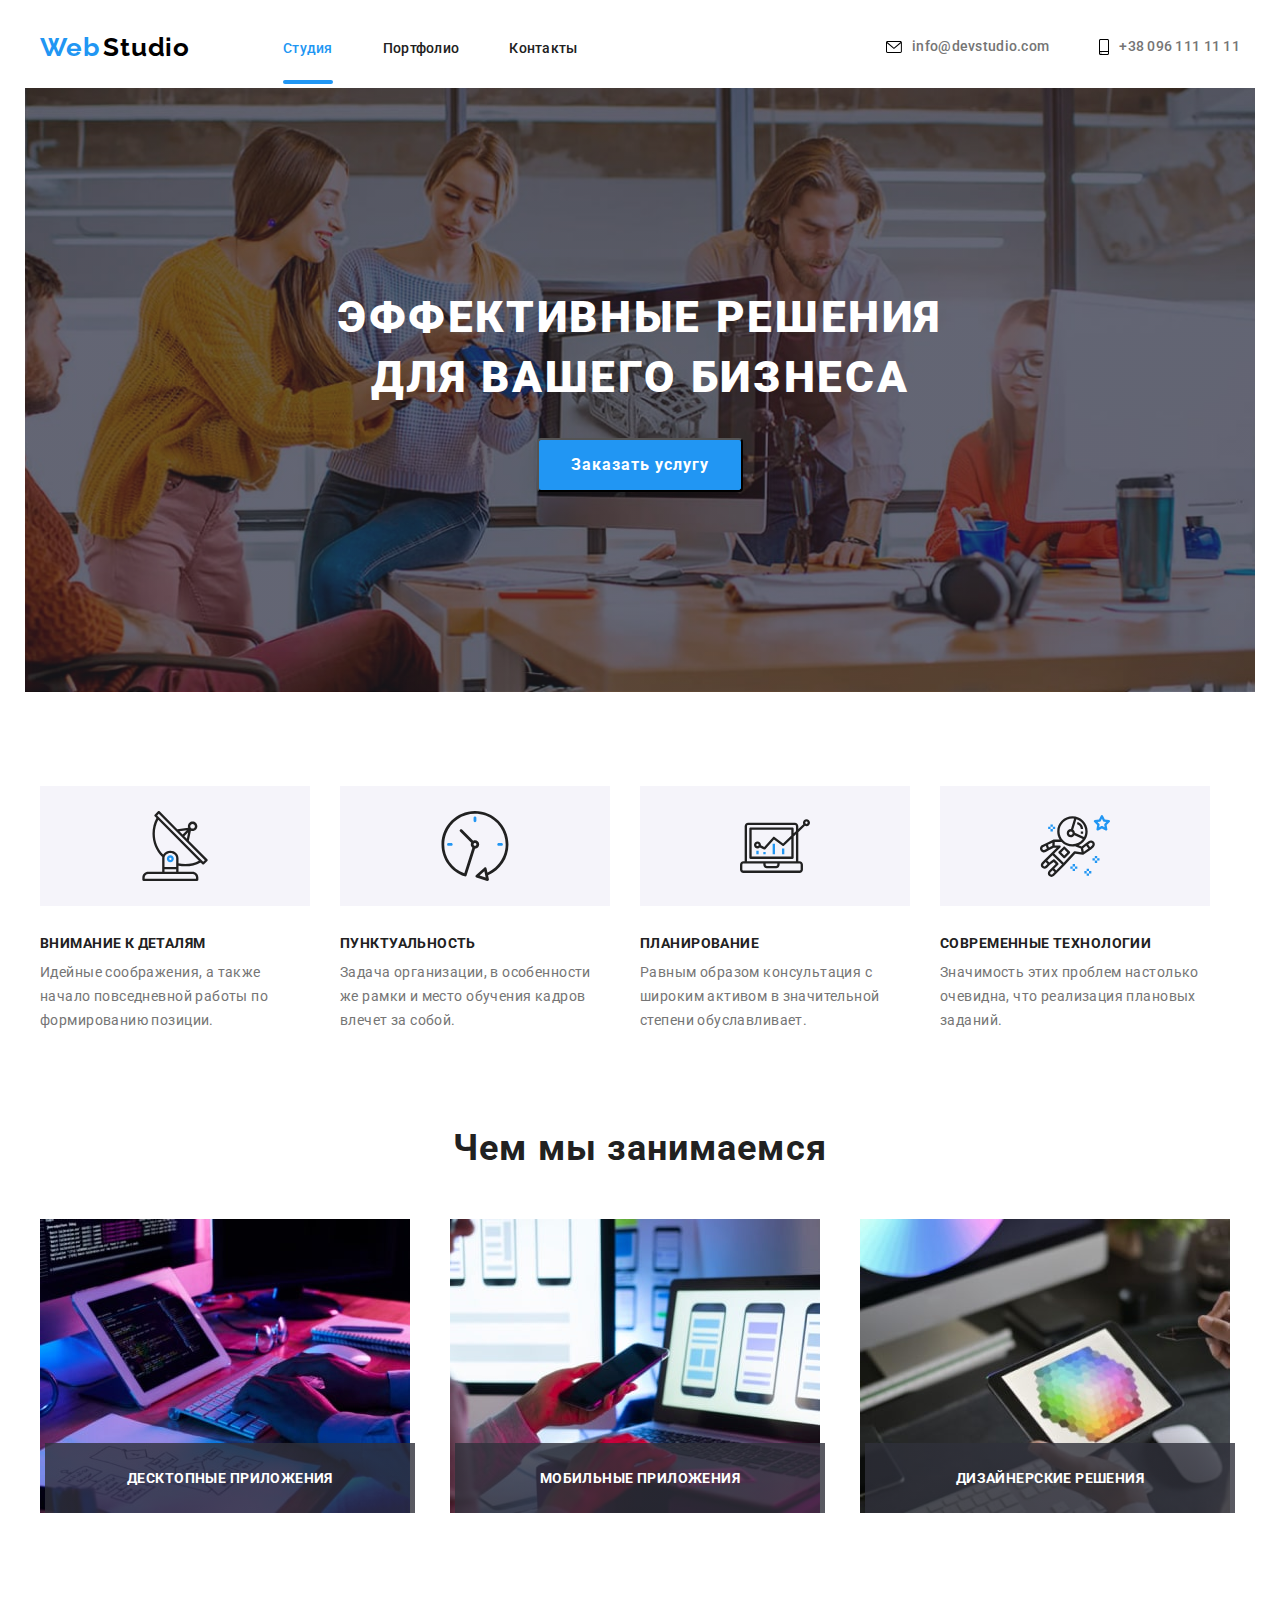
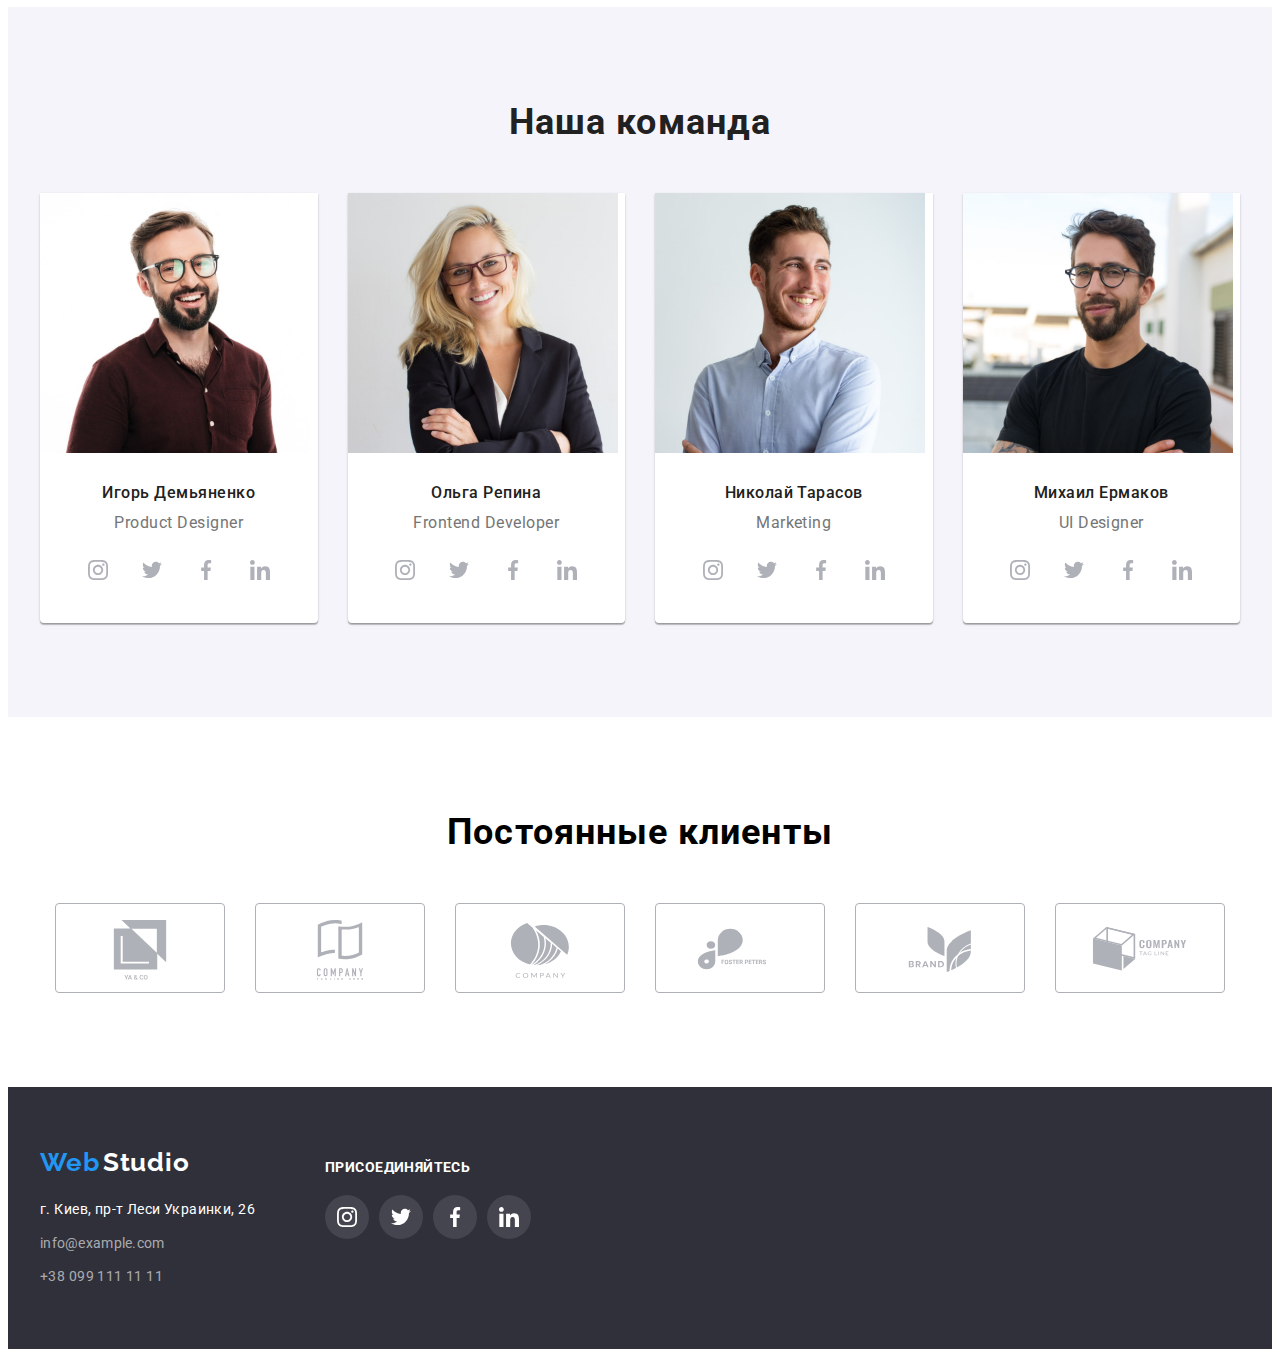
<file: index.html>
<!DOCTYPE html>
<html lang="ru">
<head>
    <meta charset="UTF-8">
    <meta http-equiv="X-UA-Compatible" content="IE=edge">
    <meta name="viewport" content="width=device-width, initial-scale=1.0">
    <title>Document</title>
    <link rel="preconnect" href="https://fonts.googleapis.com">
    <link rel="preconnect" href="https://fonts.gstatic.com" crossorigin>
    <link href="https://fonts.googleapis.com/css2?family=Raleway:wght@700&family=Roboto:wght@400;500;700;900&display=swap"
        rel="stylesheet">
        <link rel="stylesheet" href="https://cdnjs.cloudflare.com/ajax/libs/modern-normalize/1.1.0/modern-normalize.min.css"
            integrity="sha512-wpPYUAdjBVSE4KJnH1VR1HeZfpl1ub8YT/NKx4PuQ5NmX2tKuGu6U/JRp5y+Y8XG2tV+wKQpNHVUX03MfMFn9Q=="
            crossorigin="anonymous" referrerpolicy="no-referrer" />
            <link rel="stylesheet" href="https://cdnjs.cloudflare.com/ajax/libs/animate.css/4.1.1/animate.min.css" />
    <link rel="stylesheet" href="./css/styles.css">
</head>
<body>
    <!------------------HEADER------------------>
    <header class="header">
        <div class="conteiner">
        <div class="header-conteiner">
        <nav class="header-nav">
            <a class="link header-logo animate__animated animate__bounce" href="/" class="header-logo">
                <span lang="en" class="header-logo-web">Web</span>
                <span lang="en" class="header-logo-studio">Studio</span>
            </a>
            <ul class="list header-menu">
                <li class="header-item "><a class="link header-link current active" href="./index.html">Студия</a></li>
                <li class="header-item"><a class="link header-link" href="./porfolio.html">Портфолио</a></li>
                <li class="header-item"><a class="link header-link" href="">Контакты</a></li>
            </ul>
        </nav>      
            <ul class="list contact-list">
            <li class="header-item">      
                 <a class="link header-mail" href="mailto:info@devstudio.com">
                    <svg class="header-social-mail" width="16px" height="12px">
                        <use class="header-social-maill" href="./images/icons.svg#icon-envelope" ></use>
                    </svg>
                    info@devstudio.com
            </a>
        </li>
            <li class="header-item">
                <a class="link header-tel" href="tel:+380961111111">
                    <svg class="header-social-tel" width="10px" height="16px">
                        <use class="icon-tel" href="./images/icons.svg#icon-smartphone" ></use>
                    </svg>
                    +38 096 111 11 11
                </a>
            </li>
            </ul>
        </div>
        </div>
    </header>
    <!------------------HERO------------------>
    <main>
        <section class="hero">
            <div class="conteiner hero-conteiner">
                <h1 class="hero-title">Эффективные решения для вашего бизнеса</h1>
                <button  class="hero-btn " type="button" data-modal-open >Заказать услугу</button>
            </div>
            

        </section>
    </main>
    <!------------------INFO------------------>
    <section class="info">
        <div class="conteiner">
            <ul class="list info-list">
                
                <li class="info-item">
                    <div class="info-icon">
                        <svg class="info-icon-list" width="70" height="70">
                            <use href="./images/icons.svg#icon-info-1"></use>
                        </svg>
                    </div>
                    <h3 class="info-list-title">Внимание к деталям</h3>
                    <p class="info-list-text">Идейные соображения, а также начало повседневной работы по формированию позиции.</p>
                </li>
                <li class="info-item">
                    <div class="info-icon">
                    <svg class="info-icon-list" width="70" height="70">
                        <use href="./images/icons.svg#icon-info-2"></use>
                    </svg>
                    </div>
                    <h3 class="info-list-title">Пунктуальность</h3>
                    <p class="info-list-text">Задача организации, в особенности же рамки и место обучения кадров влечет за собой.
                    </p>
                </li>
                <li class="info-item">
                    <div class="info-icon">
                    <svg class="info-icon-list" width="70" height="70">
                        <use href="./images/icons.svg#icon-info-3"></use>
                    </svg>
                    </div>
                    <h3 class="info-list-title">Планирование</h3>
                    <p class="info-list-text">Равным образом консультация с широким активом в значительной степени обуславливает.
                    </p>
                </li>
                <li class="info-item">
                    <div class="info-icon">
                    <svg class="info-icon-list" width="70" height="70">
                        <use href="./images/icons.svg#icon-info-4"></use>
                    </svg>
                    </div>
                    <h3 class="info-list-title">Современные технологии</h3>
                    <p class="info-list-text">Значимость этих проблем настолько очевидна, что реализация плановых заданий.</p>
                </li>
            </ul>
        </div>     
    </section>
    <!------------------WORK------------------>
    <section class="work">
        <div class="conteiner work-conteiner">
            <h2 class="work-title">Чем мы занимаемся</h2>
            <ul class="list work-list">
                <li class="work-item">
                    <img src="./images/photo1-min.jpg" alt="программирование" width="370" height="294">
                        <p class="work-item-text">Десктопные приложения</p>
                </li>
                <li class="work-item">
                    <img src="./images/photo2-min.jpg" alt="синхронизация телефона с пк" width="370" height="294">
                        <p class="work-item-text">Мобильные приложения</p>
                </li>
                <li class="work-item">
                    <img src="./images/photo3-min.jpg" alt="рисование в программе" width="370" height="294">
                        <p class="work-item-text">Дизайнерские решения</p>
                </li>
            </ul>
        </div>
               
    </section>
    <!------------------TEAM------------------>
    <section class="team">
        <div class="conteiner">
            <h2 class="team-title">Наша команда</h2>
            <ul class="list team-list">
            
                <li class="team-item">
                    <img src="./images/person1-min.jpg" alt="преподаватель" width="270" height="260">
                    <div class="info-conteiner team-conteiner-social">
                    <h3 class="team-name">Игорь Демьяненко</h3>
                    <p class="team-text" lang="en">Product Designer</p>
                    <ul class="list team-social-list">
                        <li class="team-social-item">
                            <a href="" class="team-social-link">
                                <svg class="team-social-icon">
                                    <use href="./images/icons.svg#icon-instagram"></use>
                                </svg>
                            </a>
                        </li>
                        <li class="team-social-item">
                            <a href="" class="team-social-link">
                                <svg class="team-social-icon">
                                    <use href="./images/icons.svg#icon-twitter">                                        
                                    </use>
                                </svg>
                            </a>
                        </li>
                        <li class="team-social-item">
                            <a href="" class="team-social-link">
                                <svg class="team-social-icon">
                                    <use href="./images/icons.svg#icon-facebook" ></use>
                                </svg>
                            </a>
                        </li>
                        <li class="team-social-item">
                            <a href="" class="team-social-link">
                                <svg class="team-social-icon">
                                    <use href="./images/icons.svg#icon-linkedin" ></use>
                                </svg>
                            </a>
                        </li>
                    </ul>
                    </div>
                </li>
                <li class="team-item">
                    <img src="./images/person2-min.jpg" alt="преподаватель" width="270" height="260">
                    <div class="info-conteiner team-conteiner-social">
                    <h3 class="team-name">Ольга Репина</h3>
                    <p class="team-text" lang="en">Frontend Developer</p>
                    <ul class="list team-social-list">
                        <li class="team-social-item">
                            <a href="" class="team-social-link">
                                <svg class="team-social-icon">
                                    <use href="./images/icons.svg#icon-instagram"></use>
                                </svg>
                            </a>
                        </li>
                        <li class="team-social-item">
                            <a href="" class="team-social-link">
                                <svg class="team-social-icon">
                                    <use href="./images/icons.svg#icon-twitter" ">
                                    </use>
                                </svg>
                            </a>
                        </li>
                        <li class="team-social-item">
                            <a href="" class="team-social-link">
                                <svg class="team-social-icon">
                                    <use href="./images/icons.svg#icon-facebook" "></use>
                                </svg>
                            </a>
                        </li>
                        <li class="team-social-item">
                            <a href="" class="team-social-link">
                                <svg class="team-social-icon">
                                    <use href="./images/icons.svg#icon-linkedin"></use>
                                </svg>
                            </a>
                        </li>
                    </ul>
                    </div>
                </li>
                <li class="team-item">
                    <img src="./images/person3-min.jpg" alt="преподаватель" width="270" height="260">
                    <div class="info-conteiner team-conteiner-social">
                    <h3 class="team-name">Николай Тарасов</h3>
                    <p class="team-text" lang="en">Marketing</p>
                    <ul class="list team-social-list">
                        <li class="team-social-item">
                            <a href="" class="team-social-link">
                                <svg class="team-social-icon">
                                    <use href="./images/icons.svg#icon-instagram" ></use>
                                </svg>
                            </a>
                        </li>
                        <li class="team-social-item">
                            <a href="" class="team-social-link">
                                <svg class="team-social-icon">
                                    <use href="./images/icons.svg#icon-twitter" >
                                    </use>
                                </svg>
                            </a>
                        </li>
                        <li class="team-social-item">
                            <a href="" class="team-social-link">
                                <svg class="team-social-icon">
                                    <use href="./images/icons.svg#icon-facebook" ></use>
                                </svg>
                            </a>
                        </li>
                        <li class="team-social-item">
                            <a href="" class="team-social-link">
                                <svg class="team-social-icon">
                                    <use href="./images/icons.svg#icon-linkedin"></use>
                                </svg>
                            </a>
                        </li>
                    </ul>
                    </div>
                </li>
                <li class="team-item">
                    <img src="./images/person4-min.jpg" alt="преподаватель" width="270" height="260">
                    <div class="info-conteiner team-conteiner-social">
                    <h3 class="team-name">Михаил Ермаков</h3>
                    <p class="team-text" lang="en">UI Designer</p>
                    <ul class="list team-social-list">
                        <li class="team-social-item">
                            <a href="" class="team-social-link">
                                <svg class="team-social-icon">
                                    <use href="./images/icons.svg#icon-instagram"></use>
                                </svg>
                            </a>
                        </li>
                        <li class="team-social-item">
                            <a href="" class="team-social-link">
                                <svg class="team-social-icon">
                                    <use href="./images/icons.svg#icon-twitter">
                                    </use>
                                </svg>
                            </a>
                        </li>
                        <li class="team-social-item">
                            <a href="" class="team-social-link">
                                <svg class="team-social-icon">
                                    <use href="./images/icons.svg#icon-facebook" ></use>
                                </svg>
                            </a>
                        </li>
                        <li class="team-social-item">
                            <a href="" class="team-social-link">
                                <svg class="team-social-icon">
                                    <use href="./images/icons.svg#icon-linkedin"></use>
                                </svg>
                            </a>
                        </li>
                    </ul>
                    </div>
                </li>
            </ul>
         </div>
</section>
<!------------------CUSTOMER------------------>
        <section class="customer-section">
            <div class="conteiner">
            <h2 class="customer-titel">Постоянные клиенты</h2>
            <ul class="list customer-list">
                <li class="customer-item">
                    <a class="customer-link" href="">
                        <svg class="customer-link-icon" width="106" height="60">
                            <use class="customer-icon" href="./images/icons.svg#icon-clients-1"></use>
                        </svg>
                    </a>
                </li>
                <li class="customer-item">
                    <a class="customer-link" href="">
                        <svg class="customer-link-icon" width="106" height="60">
                            <use class="customer-icon" href="./images/icons.svg#icon-clients-2"></use>
                        </svg>
                    </a>
                </li>
                <li class="customer-item">
                    <a class="customer-link" href="">
                        <svg class="customer-link-icon" width="106" height="60">
                            <use class="customer-icon" href="./images/icons.svg#icon-clients-3"></use>
                        </svg>
                    </a>
                </li>
                <li class="customer-item">
                    <a class="customer-link" href="">
                        <svg class="customer-link-icon" width="106" height="60">
                            <use class="customer-icon" href="./images/icons.svg#icon-clients-4"></use>
                        </svg>
                    </a>
                </li>
                <li class="customer-item">
                    <a class="customer-link" href="">
                        <svg class="customer-link-icon" width="106" height="60">
                            <use class="customer-icon" href="./images/icons.svg#icon-clients-5"></use>
                        </svg>
                    </a>
                </li>
                <li class="customer-item">
                    <a class="customer-link" href="">
                        <svg class="customer-link-icon" width="106" height="60">
                            <use class="customer-icon" href="./images/icons.svg#icon-clients-6" width="106px" height="60px" ></use>
                        </svg>
                    </a>
                </li>
            </ul>
            </div>
        </section>



    <!------------------FOOTER------------------>
    <footer class="footer-address">
        <div class="conteiner conteiner-footer">
            <div class="footer-wrap">
            <address class="address">
                <ul class="list footer-list">
                    <a class="link footer-logo" href="/">
                        <span lang="en" class="footer-logo-web">Web</span>
                        <span lang="en" class="footer-logo-studio">Studio</span>
                    </a>
                    <li class="footer-item footer-adress-a">
                        <a class="link footer-address" href="https://goo.gl/maps/559JVEKqnvfDjo5R9" target="_blank"
                            rel="noopener noreferrer">
                            г. Киев, пр-т Леси Украинки, 26</a>
                    </li>
                    <li class="footer-item contant-mail">
                        <a class="link footer-mail" href="mailto:info@example.com">info@example.com</a>
                    </li>
                    <li class="footer-item contakt-tel">
                        <a class="link footer-tel" href=tel:+380991111111">+38 099 111 11 11</a>
                    </li>
                </ul>
        
            </address>
            <div class="footer-social">
                <h3 class="foter-icon-titel">присоединяйтесь</h3>
                <ul class="footer-icon-list">
                    <li class="footer-social-item">
                        <a href="" class="footer-social-link">
                            <svg class="footer-social-icon">
                                <use href="./images/icons.svg#icon-instagram"></use>
                            </svg>
                        </a>
                    </li>
                    <li class="footer-social-item">
                        <a href="" class="footer-social-link">
                            <svg class="footer-social-icon">
                                <use href="./images/icons.svg#icon-twitter">
                                </use>
                            </svg>
                        </a>
                    </li>
                    <li class="footer-social-item">
                        <a href="" class="footer-social-link">
                            <svg class="footer-social-icon">
                                <use href="./images/icons.svg#icon-facebook"></use>
                            </svg>
                        </a>
                    </li>
                    <li class="footer-social-item">
                        <a href="" class="footer-social-link">
                            <svg class="footer-social-icon">
                                <use href="./images/icons.svg#icon-linkedin"></use>
                            </svg>
                        </a>
                    </li>
                </ul>
            </div>
            </div>
        </div>
    </footer>
    <!------------------MODAL------------------>
    <div class="modal is-hidden" data-modal>
        <div class="modal-oupen">
        <button type="button" class="modal-close" data-modal-close>
            <svg class="modal-icon" >
                <use href="./images/icons.svg#icon-vector"></use>
            </svg>
        </button>
        </div>
    </div>
    <script src="./js/modal.js"></script>
</body>
</html>
</file>
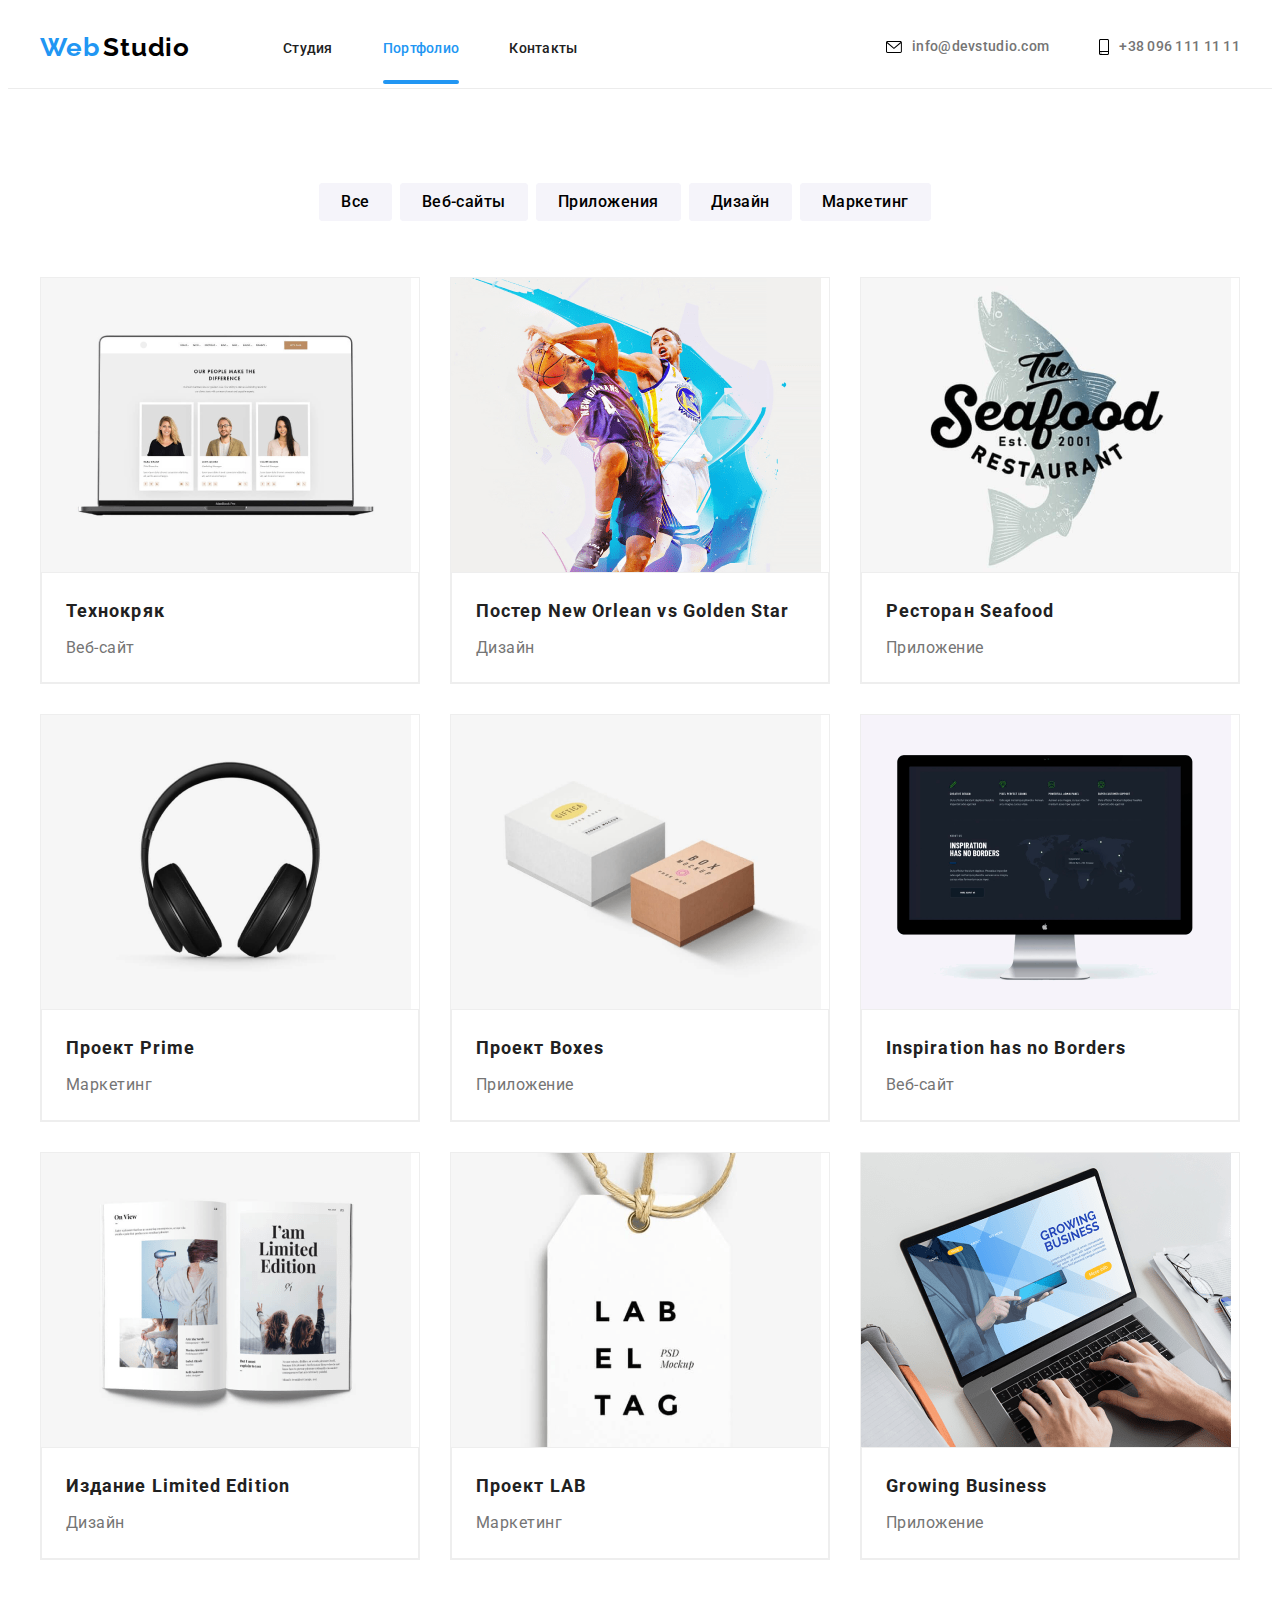
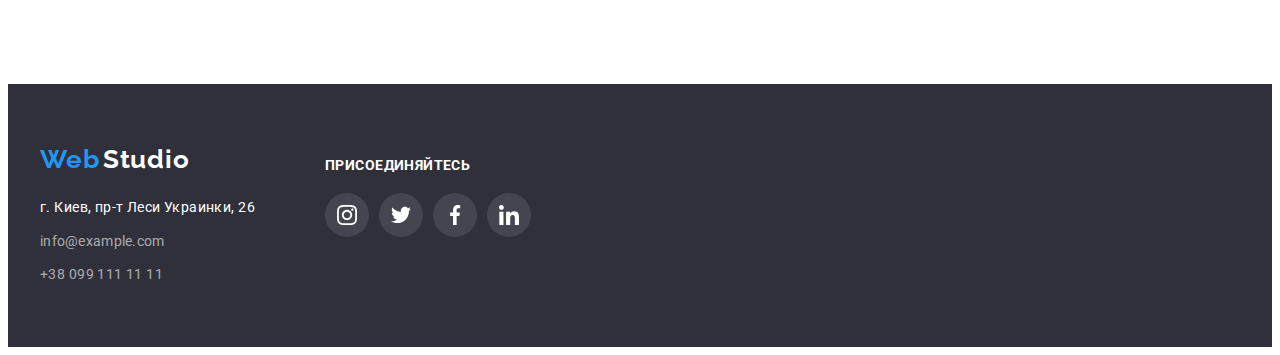
<file: porfolio.html>
<!DOCTYPE html>
<html lang="ru">
<head>
    <meta charset="UTF-8">
    <meta http-equiv="X-UA-Compatible" content="IE=edge">
    <meta name="viewport" content="width=device-width, initial-scale=1.0">
    <title>Document</title>
    <link rel="preconnect" href="https://fonts.googleapis.com">
    <link rel="preconnect" href="https://fonts.gstatic.com" crossorigin>
    <link href="https://fonts.googleapis.com/css2?family=Raleway:wght@700&family=Roboto:wght@400;500;700;900&display=swap"
        rel="stylesheet">
        <link rel="stylesheet" href="https://cdnjs.cloudflare.com/ajax/libs/modern-normalize/1.1.0/modern-normalize.min.css"
            integrity="sha512-wpPYUAdjBVSE4KJnH1VR1HeZfpl1ub8YT/NKx4PuQ5NmX2tKuGu6U/JRp5y+Y8XG2tV+wKQpNHVUX03MfMFn9Q=="
            crossorigin="anonymous" referrerpolicy="no-referrer" />
            <link rel="stylesheet" href="https://cdnjs.cloudflare.com/ajax/libs/animate.css/4.1.1/animate.min.css" />
    <link rel="stylesheet" href="./css/porfolio.css">
</head>
    <!------------------HEADER------------------>
    <header class="header">
        <div class="conteiner">
            <div class="header-conteiner">
                <nav class="header-nav">
                    <a class="link header-logo animate__animated animate__bounce" href="/" class="header-logo">
                        <span lang="en" class="header-logo-web">Web</span>
                        <span lang="en" class="header-logo-studio">Studio</span>
                    </a>
                    <ul class="list header-menu">
                        <li class="header-item"><a class="link header-link" href="./index.html">Студия</a></li>
                        <li class="header-item"><a class="link header-link current active" href="./porfolio.html">Портфолио</a></li>
                        <li class="header-item"><a class="link header-link" href="">Контакты</a></li>
                    </ul>
                </nav>
                <ul class="list contact-list">
                    <li class="header-item">
                        <a class="link header-mail" href="mailto:info@devstudio.com">
                            <svg class="header-social-mail" width="16px" height="12px">
                                <use class="header-social-maill" href="./images/icons.svg#icon-envelope"></use>
                            </svg>
                            info@devstudio.com
                        </a>
                    </li>
                    <li class="header-item">
                        <a class="link header-tel" href="tel:+380961111111">
                            <svg class="header-social-tel" width="10px" height="16px">
                                <use class="icon-tel" href="./images/icons.svg#icon-smartphone"></use>
                            </svg>
                            +38 096 111 11 11
                        </a>
                    </li>
                </ul>
            </div>
        </div>
    </header>
<section class="button">
<main>
<section class="portfolio">
    <div class="conteiner">
    <ul class="list portfolio-list-btn">
        <li class="portfolio-btn">
            <button class="button-menu" type="button">Все</button>
        </li>
        <li class="portfolio-btn">
            <button class="button-menu" type="button">Веб-сайты</button>
        </li>
        <li class="portfolio-btn">
            <button class="button-menu" type="button">Приложения</button>
        </li>
        <li class="portfolio-btn">
            <button class="button-menu" type="button">Дизайн</button>
        </li>
        <li class="portfolio-btn">
            <button class="button-menu" type="button">Маркетинг</button>
        </li>
    </ul>
    <ul class="list portfolio-list">
        <li class="portfolio-item">
            <div class="portfolio-hover">
            <img src="./images/job1.png" alt="веб-сайт" width="370" height="294">
            <p class="portfolio-hover-text">Технокряк это современная площадка распространения коронавируса. Компании используют эту платформу для цифрового
            шпионажа и атак на защищённые сервера конкурентов.</p>
            </div>
            <div class="portfolio-conteiner">
                <h3 class="portfolio-title">Технокряк</h3>
                <p class="portfolio-per">Веб-сайт</p>
            </div>
        </li>
        <li class="portfolio-item">
            <img src="./images/job2.png" alt="Дизайн" width="370" height="294">
            <div class="portfolio-conteiner">
                <h3 class="portfolio-title" lang="en">Постер New Orlean vs Golden Star</h3>
                <p class="portfolio-per">Дизайн</p>
            </div>
        </li>
        <li class="portfolio-item">
            <img src="./images/job3.png" alt="ресторан" width="370" height="294">
            <div class="portfolio-conteiner">
                <h3 class="portfolio-title" lang="en">Ресторан Seafood</h3>
                <p class="portfolio-per">Приложение</p>
            </div>
        </li>
        <li class="portfolio-item">
            <img src="./images/job4.png" alt="проект" width="370" height="294">
            <div class="portfolio-conteiner"><h3 class="portfolio-title" lang="en">Проект Prime</h3>
            <p class="portfolio-per">Маркетинг</p></div>            
        </li>
        <li class="portfolio-item">
            <img src="./images/job5.png" alt="проект" width="370" height="294">
            <div class="portfolio-conteiner">
                <h3 class="portfolio-title" lang="en">Проект Boxes</h3>
                <p class="portfolio-per">Приложение</p>
            </div>
            
        </li>
        <li class="portfolio-item">
            <img src="./images/job6.png" alt="веб-сайт" width="370" height="294">
            <div class="portfolio-conteiner">
                <h3 class="portfolio-title" lang="en">Inspiration has no Borders</h3>
                <p class="portfolio-per">Веб-сайт</p>
        </div>
            
        </li>
        <li class="portfolio-item">
            <img src="./images/job7.png" alt="издание" width="370" height="294">
            <div class="portfolio-conteiner">
                <h3 class="portfolio-title" lang="en">Издание Limited Edition</h3>
                <p class="portfolio-per">Дизайн</p>
            </div>
            
        </li>
        <li class="portfolio-item">
            <img src="./images/job8.png" alt="проект" width="370" height="294">
            <div class="portfolio-conteiner">
                <h3 class="portfolio-title" lang="en">Проект LAB</h3>
                <p class="portfolio-per">Маркетинг</p>
            </div>
            
        </li>
        <li class="portfolio-item">
            <img src="./images/job9.png" alt="приложение" width="370" height="294">
            <div class="portfolio-conteiner">
                <h3 class="portfolio-title" lang="en">Growing Business</h3>
                <p class="portfolio-per">Приложение</p>
            </div>
            
        </li>
    </ul>
    </div>
</section>
</main>

    <footer class="footer-address">
        <div class="conteiner conteiner-footer">
            <div class="footer-wrap">
                <address class="address">
                    <ul class="list footer-list">
                        <a class="link footer-logo" href="/">
                            <span lang="en" class="footer-logo-web">Web</span>
                            <span lang="en" class="footer-logo-studio">Studio</span>
                        </a>
                        <li class="footer-item footer-adress-a">
                            <a class="link footer-address" href="https://goo.gl/maps/559JVEKqnvfDjo5R9" target="_blank"
                                rel="noopener noreferrer">
                                г. Киев, пр-т Леси Украинки, 26</a>
                        </li>
                        <li class="footer-item contant-mail">
                            <a class="link footer-mail" href="mailto:info@example.com">info@example.com</a>
                        </li>
                        <li class="footer-item contakt-tel">
                            <a class="link footer-tel" href=tel:+380991111111">+38 099 111 11 11</a>
                        </li>
                    </ul>
    
                </address>
                <div class="footer-social">
                    <h3 class="foter-icon-titel">присоединяйтесь</h3>
                    <ul class="list footer-icon-list">
                        <li class="footer-social-item">
                            <a href="" class="footer-social-link">
                                <svg class="footer-social-icon">
                                    <use href="./images/icons.svg#icon-instagram"></use>
                                </svg>
                            </a>
                        </li>
                        <li class="footer-social-item">
                            <a href="" class="footer-social-link">
                                <svg class="footer-social-icon">
                                    <use href="./images/icons.svg#icon-twitter">
                                    </use>
                                </svg>
                            </a>
                        </li>
                        <li class="footer-social-item">
                            <a href="" class="footer-social-link">
                                <svg class="footer-social-icon">
                                    <use href="./images/icons.svg#icon-facebook"></use>
                                </svg>
                            </a>
                        </li>
                        <li class="footer-social-item">
                            <a href="" class="footer-social-link">
                                <svg class="footer-social-icon">
                                    <use href="./images/icons.svg#icon-linkedin"></use>
                                </svg>
                            </a>
                        </li>
                    </ul>
                </div>
            </div>
        </div>
    </footer>
    </body>
    
    </html>
</file>
<file: css/styles.css>
body {
  font-family: "Roboto", sans-serif;
}
p,
h1,
h2,
h3,
h4,
h5,
h6 {
  margin: 0;
}
ul {
  margin: 0;
  padding: 0;
  list-style: none;
}
button {
  cursor: pointer;
}
img {
  display: block;
}

.list {
  list-style: none;
}

.link {
  text-decoration: none;
}
.conteiner {
  width: 1200px;
  padding-left: 15px;
  padding-right: 15px;
  margin: 0 auto;
  /* outline: 2px solid red; */
}
.info-conteiner {
  padding-top: 30px;
  padding-bottom: 30px;
}

/*--------------------- MAIN -----------------------*/

.current {
  color: #2196f3;
  position: relative;
}
.current::after {
  content: "";
  width: 100%;
  height: 4px;
  border-radius: 2px;
  position: absolute;
  background-color: #2196f3;
  left: 0;
  bottom: -28px;
  transition: background-color 250ms cubic-bezier(0.4, 0, 0.2, 1);
}

/*--------------------- HEADER -----------------------*/
.header {
  width: 100%;
  padding-top: 24px;
  padding-bottom: 25px;
}
.header-conteiner {
  display: flex;
  align-items: center;
}
.header-nav {
  display: flex;
  align-items: center;
}
.contact-list {
  display: flex;
  align-items: center;
  margin-left: auto;
}
.header-menu {
  display: flex;
}

.header-item:last-child {
  margin-right: 0;
}

.header-logo {
  margin-right: 93px;
}
.header-logo-web {
  font-family: "Raleway", sans-serif;
  font-style: normal;
  font-weight: bold;
  font-size: 26px;
  line-height: 1.19;
  letter-spacing: 0.03em;
  color: #2196f3;
}
.header-logo-studio {
  font-family: "Raleway", sans-serif;
  font-style: normal;
  font-weight: bold;
  font-size: 26px;
  line-height: 1.19;
  letter-spacing: 0.03em;
  color: #000000;
}

.header-item:not(:last-child) {
  margin-right: 50px;
}

.header-link {
  font-weight: 500;
  font-size: 14px;
  line-height: 1.33;
  letter-spacing: 0.02em;
  color: #212121;
  transition: color 250ms cubic-bezier(0.4, 0, 0.2, 1);
}
.header-link:focus,
.header-link:hover {
  color: #2196f3;
}

.header-mail {
  font-weight: 500;
  font-size: 14px;
  line-height: 1.14;
  letter-spacing: 0.02em;
  color: #757575;
  display: flex;
  justify-self: center;
  align-items: center;
  text-align: center;
  transition: color 250ms cubic-bezier(0.4, 0, 0.2, 1);
}

.header-mail:focus,
.header-mail:hover,
.header-tel:focus,
.header-tel:hover {
  color: #2196f3;
}

.header-tel {
  font-weight: 500;
  font-size: 14px;
  line-height: 1.14;
  letter-spacing: 0.02em;
  color: #757575;
  display: flex;
  justify-self: center;
  align-items: center;
  text-align: center;
  transition: color 250ms cubic-bezier(0.4, 0, 0.2, 1);
}

.header-mail:hover .header-social-mail,
.header-mail:focus .header-social-mail {
  fill: #2196f3;
}

.header-tel:hover .header-social-tel,
.header-tel:focus .header-social-tel {
  fill: #2196f3;
}

.header-social-mail {
  margin-right: 10px;
  transition: fill 250ms cubic-bezier(0.4, 0, 0.2, 1);
}

.header-social-tel {
  margin-right: 10px;
  display: flex;
  align-items: center;
  justify-self: center;
  transition: fill 250ms cubic-bezier(0.4, 0, 0.2, 1);
}
.active {
  color: #2196f3;
}

/*--------------------- HERO -----------------------*/
.hero {
  justify-self: center;
  padding-top: 200px;
  padding-bottom: 200px;
  max-width: 1600px;
  margin-right: auto;
  margin-left: auto;
  background-color: #2f303a;
  background-image: linear-gradient(
      rgba(47, 48, 58, 0.4),
      rgba(47, 48, 58, 0.4)
    ),
    url(../images/hero.jpg);
  background-repeat: no-repeat;
  background-position: center;
  background-size: cover;
  text-align: center;
  display: flex;
}
.hero-conteiner {
  text-align: center;
  align-items: center;
}

.hero-title {
  font-weight: 900;
  font-size: 44px;
  line-height: 1.36;
  text-align: center;
  letter-spacing: 0.06em;
  text-transform: uppercase;
  color: #ffffff;
  justify-self: center;
  max-width: 696px;
  margin: auto;
}

.hero-btn {
  font-family: inherit;
  font-weight: bold;
  font-size: inherit;
  line-height: 1.87;
  display: flex;
  margin-top: 30px;
  letter-spacing: 0.06em;
  color: #ffffff;
  background: #2196f3;
  box-shadow: 0px 4px 4px rgba(0, 0, 0, 0.15);
  border-radius: 4px;
  padding: 10px 32px;
  margin-left: auto;
  margin-right: auto;
}

/*--------------------- INFO -----------------------*/

.info-icon {
  width: 270px;
  height: 120px;
  background-color: #f5f4fa;
  margin-bottom: 30px;
  display: flex;
  justify-content: space-around;
  align-items: center;
}

.info {
  padding-top: 94px;
  display: flex;
}

.info-list {
  margin-right: 30px;
}

.info-item {
  max-width: 270px;
  min-width: 270px;
}

.info-item + .info-item {
  margin-left: 30px;
}

.info-list {
  display: flex;
}

.info-list-title {
  font-weight: bold;
  font-size: 14px;
  line-height: 1.14;
  letter-spacing: 0.03em;
  text-transform: uppercase;
  margin-bottom: 10px;
  color: #212121;
}

.info-list-text {
  font-weight: normal;
  font-size: 14px;
  line-height: 1.71;
  letter-spacing: 0.03em;
  color: #757575;
}

/*--------------------- WORK -----------------------*/
.work {
  padding-top: 94px;
  padding-bottom: 94px;
}
.work-list {
  display: flex;
  flex-wrap: wrap;
  margin-left: -30px;
  margin-bottom: -30px;
}

.work-item {
  width: calc(100% / 3 - 30px);
  margin-left: 30px;
  margin-bottom: 30px;
  position: relative;
}

.work-title {
  font-weight: bold;
  font-size: 36px;
  line-height: 1.17;
  text-align: center;
  letter-spacing: 0.03em;
  margin-bottom: 50px;
  color: #212121;
  margin-bottom: 50px;
}

.work-item-text {
  bottom: 0;
  position: absolute;
  font-weight: bold;
  font-size: 14px;
  line-height: calc(16 / 14);
  text-align: center;
  letter-spacing: 0.03em;
  text-transform: uppercase;
  color: #ffffff;
  background-image: linear-gradient(
    rgba(47, 48, 58, 0.8),
    rgba(47, 48, 58, 0.8)
  );
  min-width: 370px;
  min-height: 70px;
  display: flex;
  justify-self: center;
  align-items: center;
  justify-content: space-around;
}

/*--------------------- TEAM -----------------------*/
.team {
  padding-top: 94px;
  padding-bottom: 94px;
  background-color: #f5f4fa;
}

.team-list {
  display: flex;
  flex-wrap: wrap;
  margin-left: -30px;
  margin-bottom: -30px;
}
.team-item {
  width: calc(100% / 4 - 30px);
  margin-left: 30px;
  margin-bottom: 30px;
}

.team-item {
  margin-left: 30px;
  margin-bottom: 30px;
  background-color: #ffffff;
  border-bottom: solid 1px transparent;
  box-shadow: 0px 1px 3px rgb(0 0 0 / 12%), 0px 1px 1px rgb(0 0 0 / 14%),
    0px 2px 1px rgb(0 0 0 / 20%);
  border-radius: 0px 0px 4px 4px;
}

.team-title {
  margin-bottom: 50px;
  font-weight: bold;
  font-size: 36px;
  line-height: 1.17;
  text-align: center;
  letter-spacing: 0.03em;
  color: #212121;
}

.team-name {
  font-weight: 500;
  font-size: 16px;
  line-height: 1.19;
  text-align: center;
  letter-spacing: 0.03em;
  color: #212121;
  margin-bottom: 10px;
}

.team-text {
  font-weight: normal;
  font-size: 16px;
  line-height: 1.19;
  text-align: center;
  letter-spacing: 0.03em;
  color: #757575;
  margin-bottom: 16px;
}

.team-social-list {
  display: flex;
  justify-content: center;
}

.team-social-item + .team-social-item {
  margin-left: 10px;
}

.team-social-link {
  width: 44px;
  height: 44px;
  background-color: #ffffff;
  display: flex;
  justify-content: center;
  align-items: center;
  border-radius: 50%;
  transition: background-color 250ms cubic-bezier(0.4, 0, 0.2, 1);
}

.team-social-icon {
  color: #afb1b8;
  width: 20px;
  height: 20px;
  transition: fill 250ms cubic-bezier(0.4, 0, 0.2, 1);
}

.team-social-link:hover,
.team-social-link:focus {
  background-color: #2196f3;
}

.team-social-link:hover .team-social-icon,
.team-social-link:focus .team-social-icon {
  fill: #ffffff;
}

/*--------------------- CUSTOMER -----------------------*/

.customer-section {
  display: block;
  padding-top: 94px;
  padding-bottom: 94px;
}

.customer-list {
  display: flex;
  justify-self: center;
  align-items: center;
}

.customer-item + .customer-item {
  margin-left: 30px;
}

.customer-link {
  display: block;
  width: 170px;
  height: 90px;
  border: 1px solid #afb1b8;
  box-sizing: border-box;
  border-radius: 4px;
  padding: 16px 32px;
  fill: #afb1b8;
  color: grey;
  transition: fill 250ms cubic-bezier(0.4, 0, 0.2, 1),
    border 250ms cubic-bezier(0.4, 0, 0.2, 1);
}

.team-social-icon {
  fill: currentColor;
}

.customer-link:hover,
.customer-link:focus {
  border: 1px solid #2196f3;
  fill: #2196f3;
}

.customer-titel {
  display: block;
  margin-bottom: 50px;
  text-align: center;
  font-weight: bold;
  font-size: 36px;
  line-height: calc(42 / 36);
  letter-spacing: 0.03em;
}

.customer-link-icon {
  display: flex;
  justify-self: center;
  align-items: center;
}

.customer-icon {
  width: 106px;
  height: 60px;
}

/*--------------------- FOOTER -----------------------*/
.footer-wrap {
  flex-wrap: wrap;
  display: flex;
  justify-self: flex-start;
  align-items: center;
}

.conteiner-footer {
  padding-top: 60px;
  padding-bottom: 60px;
}

.footer-address {
  background-color: #2f303a;
}

.footer-adress-a {
  margin-top: 20px;
}

.footer-logo {
  display: block;
  margin-bottom: 20px;
  display: inline;
}

.footer-logo-web {
  font-family: "Raleway", sans-serif;
  font-style: normal;
  font-weight: bold;
  font-size: 26px;
  line-height: 1.19;
  letter-spacing: 0.03em;
  color: #2196f3;
}

.footer-logo-studio {
  font-family: "Raleway", sans-serif;
  font-style: normal;
  font-weight: bold;
  font-size: 26px;
  line-height: 1.19;
  letter-spacing: 0.03em;
  color: #ffffff;
}

.footer-item {
  display: block;
  border-bottom: 9px;
}
.contakt-tel {
  margin-top: 9px;
}

.contant-mail {
  margin-top: 9px;
}

.footer-address {
  font-family: "Roboto", sans-serif;
  font-style: normal;
  font-weight: normal;
  font-size: 14px;
  line-height: 1.71;
  letter-spacing: 0.03em;
  color: #ffffff;
}

.footer-mail {
  font-family: "Roboto", sans-serif;
  font-style: normal;
  font-weight: normal;
  font-size: 14px;
  line-height: calc(24 / 14);
  letter-spacing: 0.02em;
  margin-bottom: 9px;
  color: rgba(255, 255, 255, 0.6);
}
.footer-tel {
  margin-top: 9px;
  font-family: "Roboto", sans-serif;
  font-style: normal;
  font-weight: normal;
  font-size: 14px;
  line-height: 1.71;
  letter-spacing: 0.03em;
  color: rgba(255, 255, 255, 0.6);
}

.footer-icon-list {
  display: flex;
  justify-content: flex-start;
  width: 231px;
  height: 81px;
  align-items: flex-start;
  flex-direction: row;
}

.foter-icon-titel {
  display: flex;
  align-items: center;
  justify-self: center;
  margin-bottom: 20px;
  font-weight: bold;
  font-size: 14px;
  line-height: calc(16 / 14);
  letter-spacing: 0.03em;
  text-transform: uppercase;
  color: #ffffff;
}

.footer-social-item + .footer-social-item {
  margin-left: 10px;
}

.footer-social-link {
  width: 44px;
  height: 44px;
  background-color: rgba(255, 255, 255, 0.1);
  display: flex;
  justify-content: center;
  align-items: center;
  border-radius: 50%;
  transition: background-color 250ms cubic-bezier(0.4, 0, 0.2, 1);
}

.footer-social-icon {
  fill: #ffffff;
  width: 20px;
  height: 20px;
  transition: fill 250ms cubic-bezier(0.4, 0, 0.2, 1);
}

.footer-social-link:hover,
.footer-social-link:focus {
  background-color: #2196f3;
}

.footer-social-link:hover .footer-social-icon,
.footer-social-link:focus .footer-social-icon {
  fill: #ffffff;
}

.footer-social {
  margin-left: 70px;
  display: flex;
  align-items: flex-start;
  flex-direction: column;
  justify-content: flex-start;
}

/*--------------------- MODAL -----------------------*/
.modal {
  position: fixed;
  top: 0;
  width: 100vw;
  height: 100vh;
  background-color: rgba(0, 0, 0, 0.2);
  transition: opacity 250ms, visibility 250ms;
}

.modal-oupen {
  width: 528px;
  height: 581px;
  background-color: #fff;
  border-radius: 4px;
  position: absolute;
  top: 50%;
  left: 50%;
  transform: translate(-50%, -50%) scale(1);
  transition: transform 250ms;
}

.modal.is-hidden .modal-oupen {
  transform: scale(0.5);
}
.modal-close {
  width: 30px;
  height: 30px;
  border-radius: 50%;
  background-color: transparent;
  border: 1px solid rgba(0, 0, 0, 0.1);
  display: flex;
  justify-self: center;
  align-items: center;
  justify-content: space-around;
  position: absolute;
  top: 8px;
  right: 8px;
}

.modal-icon {
  width: 11px;
  height: 11px;
  display: flex;
  justify-self: center;
  align-items: center;
  fill: #000000;
}

.is-hidden {
  opacity: 0;
  pointer-events: none;
  visibility: hidden;
}
</file>
<file: css/porfolio.css>
body {
  font-family: "Roboto", sans-serif;
}
p,
h1,
h2,
h3,
h4,
h5,
h6 {
  margin: 0;
}
ul {
  margin: 0;
  padding: 0;
}
img {
  display: block;
}

.list {
  list-style: none;
}

.link {
  text-decoration: none;
}
.conteiner {
  width: 1200px;
  padding-left: 15px;
  padding-right: 15px;
  margin: 0 auto;
  /* outline: 2px solid red; */
}
.portfolio-conteiner {
  padding: 20px 24px;
  border: 1px solid #eeeeee;
}

/*--------------------- MAIN -----------------------*/

.current {
  color: #2196f3;
  position: relative;
}
.current::after {
  content: "";
  width: 100%;
  height: 4px;
  border-radius: 2px;
  position: absolute;
  background-color: #2196f3;
  left: 0;
  bottom: -28px;
}

.active {
  color: #2196f3;
}

/*--------------------- HEADER -----------------------*/
.header {
  background-color: #ffffff;
  padding-top: 24px;
  padding-bottom: 25px;
  border-bottom: 1px solid #ececec;
}
.header-conteiner {
  display: flex;
  align-items: center;
}
.header-nav {
  display: flex;
  align-items: center;
}
.contact-list {
  display: flex;
  align-items: center;
  margin-left: auto;
}
.header-menu {
  display: flex;
}

.header-item:last-child {
  margin-right: 0;
}

.header-logo {
  margin-right: 93px;
}
.header-logo-web {
  font-family: "Raleway", sans-serif;
  font-style: normal;
  font-weight: bold;
  font-size: 26px;
  line-height: 1.19;
  letter-spacing: 0.03em;
  color: #2196f3;
}
.header-logo-studio {
  font-family: "Raleway", sans-serif;
  font-style: normal;
  font-weight: bold;
  font-size: 26px;
  line-height: 1.19;
  letter-spacing: 0.03em;
  color: #000000;
}

.header-item:not(:last-child) {
  margin-right: 50px;
}

.header-link {
  font-weight: 500;
  font-size: 14px;
  line-height: 1.33;
  letter-spacing: 0.02em;
  color: #212121;
  transition: color 250ms cubic-bezier(0.4, 0, 0.2, 1);
}
.header-link:focus,
.header-link:hover {
  color: #2196f3;
}

.header-mail {
  font-weight: 500;
  font-size: 14px;
  line-height: 1.14;
  letter-spacing: 0.02em;
  color: #757575;
  display: flex;
  justify-self: center;
  align-items: center;
  text-align: center;
  transition: color 250ms cubic-bezier(0.4, 0, 0.2, 1);
}

.header-mail:focus,
.header-mail:hover,
.header-tel:focus,
.header-tel:hover {
  color: #2196f3;
}

.header-tel {
  font-weight: 500;
  font-size: 14px;
  line-height: 1.14;
  letter-spacing: 0.02em;
  color: #757575;
  display: flex;
  justify-self: center;
  align-items: center;
  text-align: center;
  transition: color 250ms cubic-bezier(0.4, 0, 0.2, 1);
}

.header-mail:hover .header-social-mail,
.header-mail:focus .header-social-mail {
  fill: #2196f3;
}

.header-tel:hover .header-social-tel,
.header-tel:focus .header-social-tel {
  fill: #2196f3;
}

.header-social-mail {
  margin-right: 10px;
  transition: fill 250ms cubic-bezier(0.4, 0, 0.2, 1);
}

.header-social-tel {
  margin-right: 10px;
  display: flex;
  align-items: center;
  justify-self: center;
  transition: fill 250ms cubic-bezier(0.4, 0, 0.2, 1);
}
.active {
  color: #2196f3;
}

/*--------------------- BUTTON -----------------------*/
.portfolio {
  padding-top: 94px;
  padding-bottom: 94px;
}

.button-menu {
  padding: 6px 22px;
  border: transparent;
  font-family: inherit;
  font-weight: 500;
  font-size: 16px;
  line-height: 1.6;
  text-align: center;
  letter-spacing: 0.03em;
  background-color: #f5f4fa;
  border-radius: 4px;
  transition: background-color 250ms cubic-bezier(0.4, 0, 0.2, 1);
}

.button-menu:focus,
.button-menu:hover {
  background-color: #2196f3;
  font-weight: 500;
  font-size: 16px;
  line-height: 1.62;
  text-align: center;
  letter-spacing: 0.03em;
  color: #ffffff;
  box-shadow: 0px 3px 1px rgba(0, 0, 0, 0.1), 0px 1px 2px rgba(0, 0, 0, 0.08),
    0px 2px 2px rgba(0, 0, 0, 0.12);
}

.portfolio-btn {
  background: #f5f4fa;
  border-radius: 4px;
}

.portfolio-btn + .portfolio-btn {
  margin-left: 8px;
}

.portfolio-list-btn {
  margin-bottom: 56px;
  display: flex;
  justify-content: center;
  width: calc(100% / 9 -30px);
  margin-right: 30px;
}

.portfolio-btn {
  align-items: center;
  display: flex;
  border: transparent;
  align-items: center;
}

.header-btn {
  font-family: inherit;
  font-weight: 500;
  font-size: 14px;
  line-height: 1.14;
  letter-spacing: 0.02em;
  color: #212121;
}

/*--------------------- PORTFOLIO -----------------------*/

.portfolio-hover {
  position: relative;
  overflow: hidden;
}

.portfolio-hover-text {
  padding: 63px 24px;
  position: absolute;
  height: 100%;
  top: 0;
  left: 0;
  background-color: rgba(33, 150, 243, 0.9);
  transform: translateY(100%);
  transition: transform 250ms linear;
  font-weight: normal;
  font-size: 18px;
  line-height: calc(28 / 18);
  letter-spacing: 0.03em;
  color: #ffffff;
}

.portfolio-hover:hover .portfolio-hover-text {
  transform: translateY(0);
}

.portfolio-per {
  font-weight: normal;
  font-size: 16px;
  line-height: 1.87;
  letter-spacing: 0.03em;
  color: #757575;
}

.portfolio-list {
  display: flex;
  flex-wrap: wrap;
  margin-left: -30px;
}

.portfolio-item {
  width: calc(100% / 3 - 30px);
  margin-left: 30px;
  background: #ffffff;
  border: 1px solid #eeeeee;
  box-sizing: border-box;
  margin-bottom: 30px;
  text-align: left;
  transition: border 250ms cubic-bezier(0.4, 0, 0.2, 1),
    background-color 250ms cubic-bezier(0.4, 0, 0.2, 1),
    box-sizing 250ms cubic-bezier(0.4, 0, 0.2, 1),
    box-shadow 250ms cubic-bezier(0.4, 0, 0.2, 1);
}

.portfolio-item:hover,
.portfolio-item:focus {
  background-color: #ffffff;
  border: 1px solid #eeeeee;
  box-sizing: border-box;
  box-shadow: 0px 1px 1px rgba(0, 0, 0, 0.12), 0px 4px 4px rgba(0, 0, 0, 0.06),
    1px 4px 6px rgba(0, 0, 0, 0.16);
}

.portfolio-title {
  margin-bottom: 4px;
  font-size: 18px;
  line-height: calc(36 / 18);
  letter-spacing: 0.06em;
  color: #212121;
}

/*--------------------- FOOTER -----------------------*/
.footer-wrap {
  flex-wrap: wrap;
  display: flex;
  justify-self: flex-start;
  align-items: center;
}

.conteiner-footer {
  padding-top: 60px;
  padding-bottom: 60px;
}

.footer-address {
  background-color: #2f303a;
}

.footer-adress-a {
  margin-top: 20px;
}

.footer-logo {
  display: block;
  margin-bottom: 20px;
  display: inline;
}

.footer-logo-web {
  font-family: "Raleway", sans-serif;
  font-style: normal;
  font-weight: bold;
  font-size: 26px;
  line-height: 1.19;
  letter-spacing: 0.03em;
  color: #2196f3;
}

.footer-logo-studio {
  font-family: "Raleway", sans-serif;
  font-style: normal;
  font-weight: bold;
  font-size: 26px;
  line-height: 1.19;
  letter-spacing: 0.03em;
  color: #ffffff;
}

.footer-item {
  display: block;
  border-bottom: 9px;
}
.contakt-tel {
  margin-top: 9px;
}

.contant-mail {
  margin-top: 9px;
}

.footer-address {
  font-family: "Roboto", sans-serif;
  font-style: normal;
  font-weight: normal;
  font-size: 14px;
  line-height: 1.71;
  letter-spacing: 0.03em;
  color: #ffffff;
}

.footer-mail {
  font-family: "Roboto", sans-serif;
  font-style: normal;
  font-weight: normal;
  font-size: 14px;
  line-height: calc(24 / 14);
  letter-spacing: 0.02em;
  margin-bottom: 9px;
  color: rgba(255, 255, 255, 0.6);
}
.footer-tel {
  margin-top: 9px;
  font-family: "Roboto", sans-serif;
  font-style: normal;
  font-weight: normal;
  font-size: 14px;
  line-height: 1.71;
  letter-spacing: 0.03em;
  color: rgba(255, 255, 255, 0.6);
}

.footer-icon-list {
  display: flex;
  justify-content: flex-start;
  width: 231px;
  height: 81px;
  align-items: flex-start;
  flex-direction: row;
}

.foter-icon-titel {
  display: flex;
  align-items: center;
  justify-self: center;
  margin-bottom: 20px;
  font-weight: bold;
  font-size: 14px;
  line-height: calc(16 / 14);
  letter-spacing: 0.03em;
  text-transform: uppercase;
  color: #ffffff;
}

.footer-social-item + .footer-social-item {
  margin-left: 10px;
}

.footer-social-link {
  width: 44px;
  height: 44px;
  background-color: rgba(255, 255, 255, 0.1);
  display: flex;
  justify-content: center;
  align-items: center;
  border-radius: 50%;
  transition: background-color 250ms cubic-bezier(0.4, 0, 0.2, 1);
}

.footer-social-icon {
  fill: #ffffff;
  width: 20px;
  height: 20px;
  transition: fill 250ms cubic-bezier(0.4, 0, 0.2, 1);
}

.footer-social-link:hover,
.footer-social-link:focus {
  background-color: #2196f3;
}

.footer-social-link:hover .footer-social-icon,
.footer-social-link:focus .footer-social-icon {
  fill: #ffffff;
}

.footer-social {
  margin-left: 70px;
  display: flex;
  align-items: flex-start;
  flex-direction: column;
  justify-content: flex-start;
}
</file>
